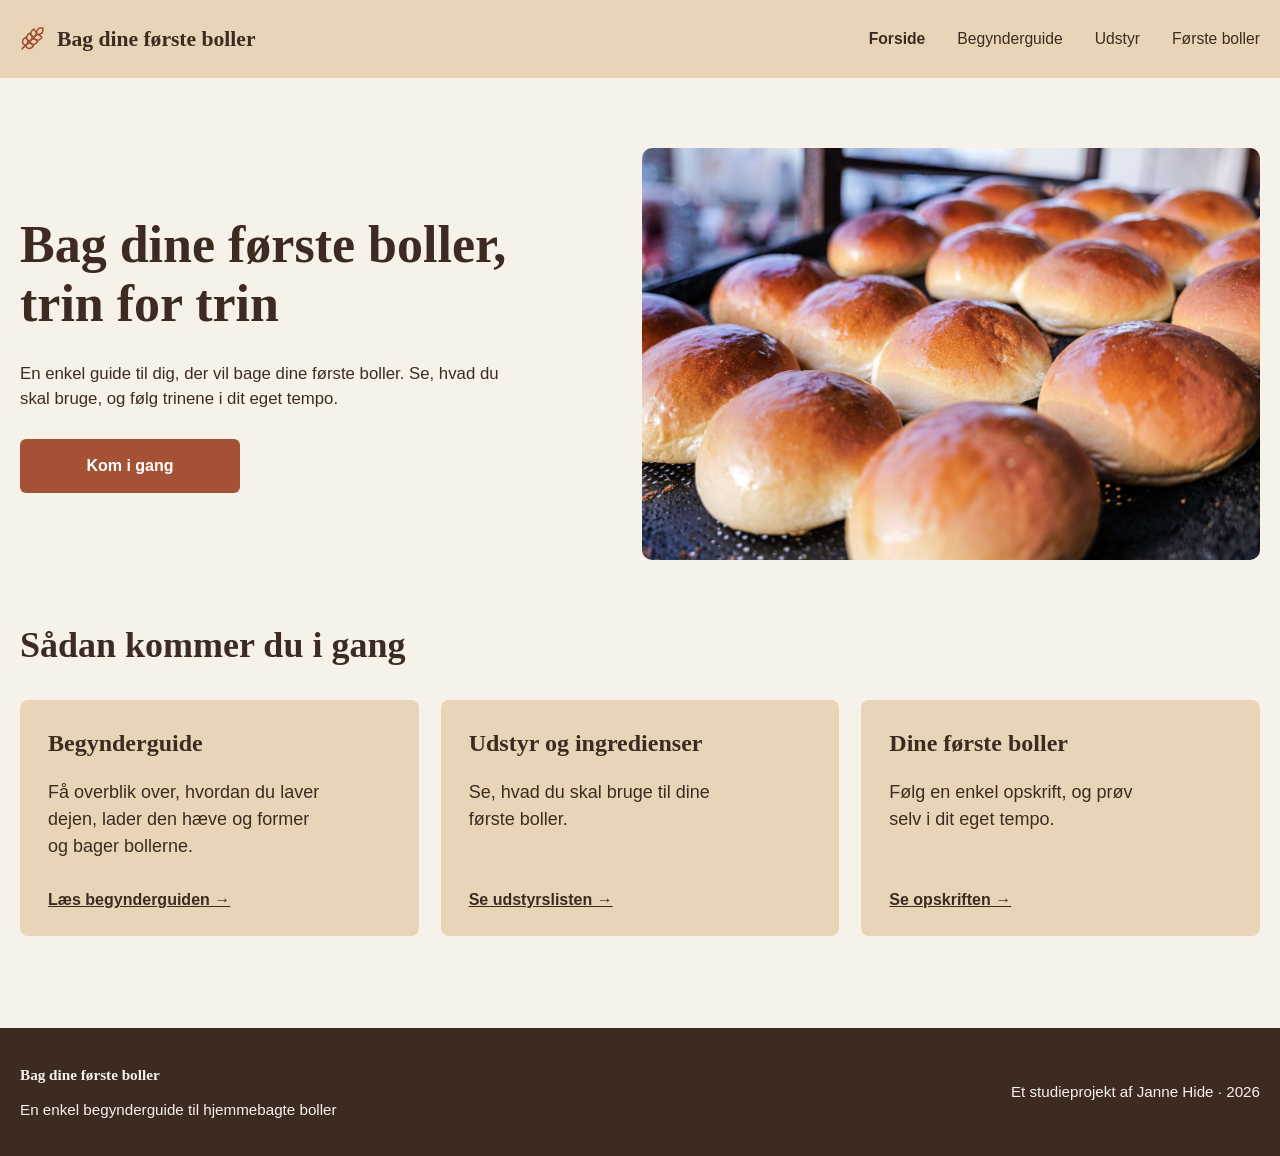
<file: index.html>
<!DOCTYPE html>
<html lang="da">
<head>
    <meta charset="UTF-8">
    <meta name="viewport" content="width=device-width, initial-scale=1.0">
    <title>Bag dine første boller | Guide til begyndere</title>
    <meta name="description" content="Kom i gang med at bage boller. Få en enkel begynderguide, overblik over udstyr og ingredienser samt en opskrift, du kan følge trin for trin.">
    <meta name="robots" content="index, follow">
    <meta property="og:title" content="Bag dine første boller | Guide til begyndere">
    <meta property="og:type" content="website">
    <meta property="og:url" content="https://jah018.github.io/bag-dine-foerste-boller/">
    <meta property="og:image" content="https://jah018.github.io/bag-dine-foerste-boller/assets/images/forside-boller.jpg">
    <meta property="og:description" content="Kom i gang med at bage boller. Få en enkel begynderguide, overblik over udstyr og ingredienser samt en opskrift, du kan følge trin for trin.">
    <meta property="og:locale" content="da_DK">
    <link rel="stylesheet" href="assets/css/style.css">
    <script type="application/ld+json">
    {
      "@context": "https://schema.org",
      "@graph": [
        {
          "@type": "Organization",
          "@id": "https://jah018.github.io/bag-dine-foerste-boller/#organization",
          "name": "Bag dine første boller",
          "url": "https://jah018.github.io/bag-dine-foerste-boller/",
          "logo": "https://jah018.github.io/bag-dine-foerste-boller/assets/images/hvede.svg"
        },
        {
          "@type": "WebSite",
          "@id": "https://jah018.github.io/bag-dine-foerste-boller/#website",
          "name": "Bag dine første boller",
          "url": "https://jah018.github.io/bag-dine-foerste-boller/",
          "description": "En enkel begynderguide til hjemmebagte boller",
          "inLanguage": "da",
          "publisher": {
            "@id": "https://jah018.github.io/bag-dine-foerste-boller/#organization"
          }
        },
        {
          "@type": "WebPage",
          "@id": "https://jah018.github.io/bag-dine-foerste-boller/#webpage",
          "name": "Bag dine første boller, trin for trin",
          "description": "En enkel guide til dig, der vil bage dine første boller. Se, hvad du skal bruge, og følg trinene i dit eget tempo.",
          "url": "https://jah018.github.io/bag-dine-foerste-boller/",
          "inLanguage": "da",
          "isPartOf": {
            "@id": "https://jah018.github.io/bag-dine-foerste-boller/#website"
          },
          "publisher": {
            "@id": "https://jah018.github.io/bag-dine-foerste-boller/#organization"
          }
        }
      ]
    }
    </script>
</head>
<body>
    <a class="skip-link" href="#main-content">Spring til indhold</a>
    <header class="site-header">
        <div class="header-inner">
            <a class="site-name" href="index.html">
                <img class="site-logo" src="assets/images/hvede.svg" alt="" width="25" height="25">
                <span>Bag dine første boller</span>
            </a>

            <nav class="site-nav" aria-label="Hovednavigation">
                <a class="active" href="index.html" aria-current="page" data-mobile="Forside">Forside</a>
                <a href="begynderguide.html" data-mobile="Guide">Begynderguide</a>
                <a href="udstyr.html" data-mobile="Udstyr">Udstyr</a>
                <a href="forste-boller.html" data-mobile="Opskrift">Første boller</a>
            </nav>
        </div>
    </header>

    <main id="main-content">
        <section class="hero" aria-labelledby="hero-title">
            <div class="hero-text">
                <h1 id="hero-title">Bag dine første boller, trin for trin</h1>
                <p>En enkel guide til dig, der vil bage dine første boller. Se, hvad du skal bruge, og følg trinene i dit eget tempo.</p>
                <a class="button" href="begynderguide.html">Kom i gang</a>
            </div>

            <img class="hero-image" src="assets/images/forside-boller.jpg" alt="Nybagte boller med gylden skorpe på en bageplade" width="1600" height="1067" fetchpriority="high">
        </section>

        <section class="getting-started" aria-labelledby="getting-started-title">
            <h2 id="getting-started-title">Sådan kommer du i gang</h2>

            <div class="card-grid">
                <article class="card">
                    <h3>Begynderguide</h3>
                    <p>Få overblik over, hvordan du laver dejen, lader den hæve og former og bager bollerne.</p>
                    <a href="begynderguide.html">Læs begynderguiden →</a>
                </article>

                <article class="card">
                    <h3>Udstyr og ingredienser</h3>
                    <p>Se, hvad du skal bruge til dine første boller.</p>
                    <a href="udstyr.html">Se udstyrslisten →</a>
                </article>

                <article class="card">
                    <h3>Dine første boller</h3>
                    <p>Følg en enkel opskrift, og prøv selv i dit eget tempo.</p>
                    <a href="forste-boller.html">Se opskriften →</a>
                </article>
            </div>
        </section>
    </main>

    <footer class="site-footer">
        <div class="footer-inner">
            <div>
                <p class="footer-title">Bag dine første boller</p>
                <p>En enkel begynderguide til hjemmebagte boller</p>
            </div>
            <p>Et studieprojekt af Janne Hide · 2026</p>
        </div>
    </footer>
</body>
</html>
</file>
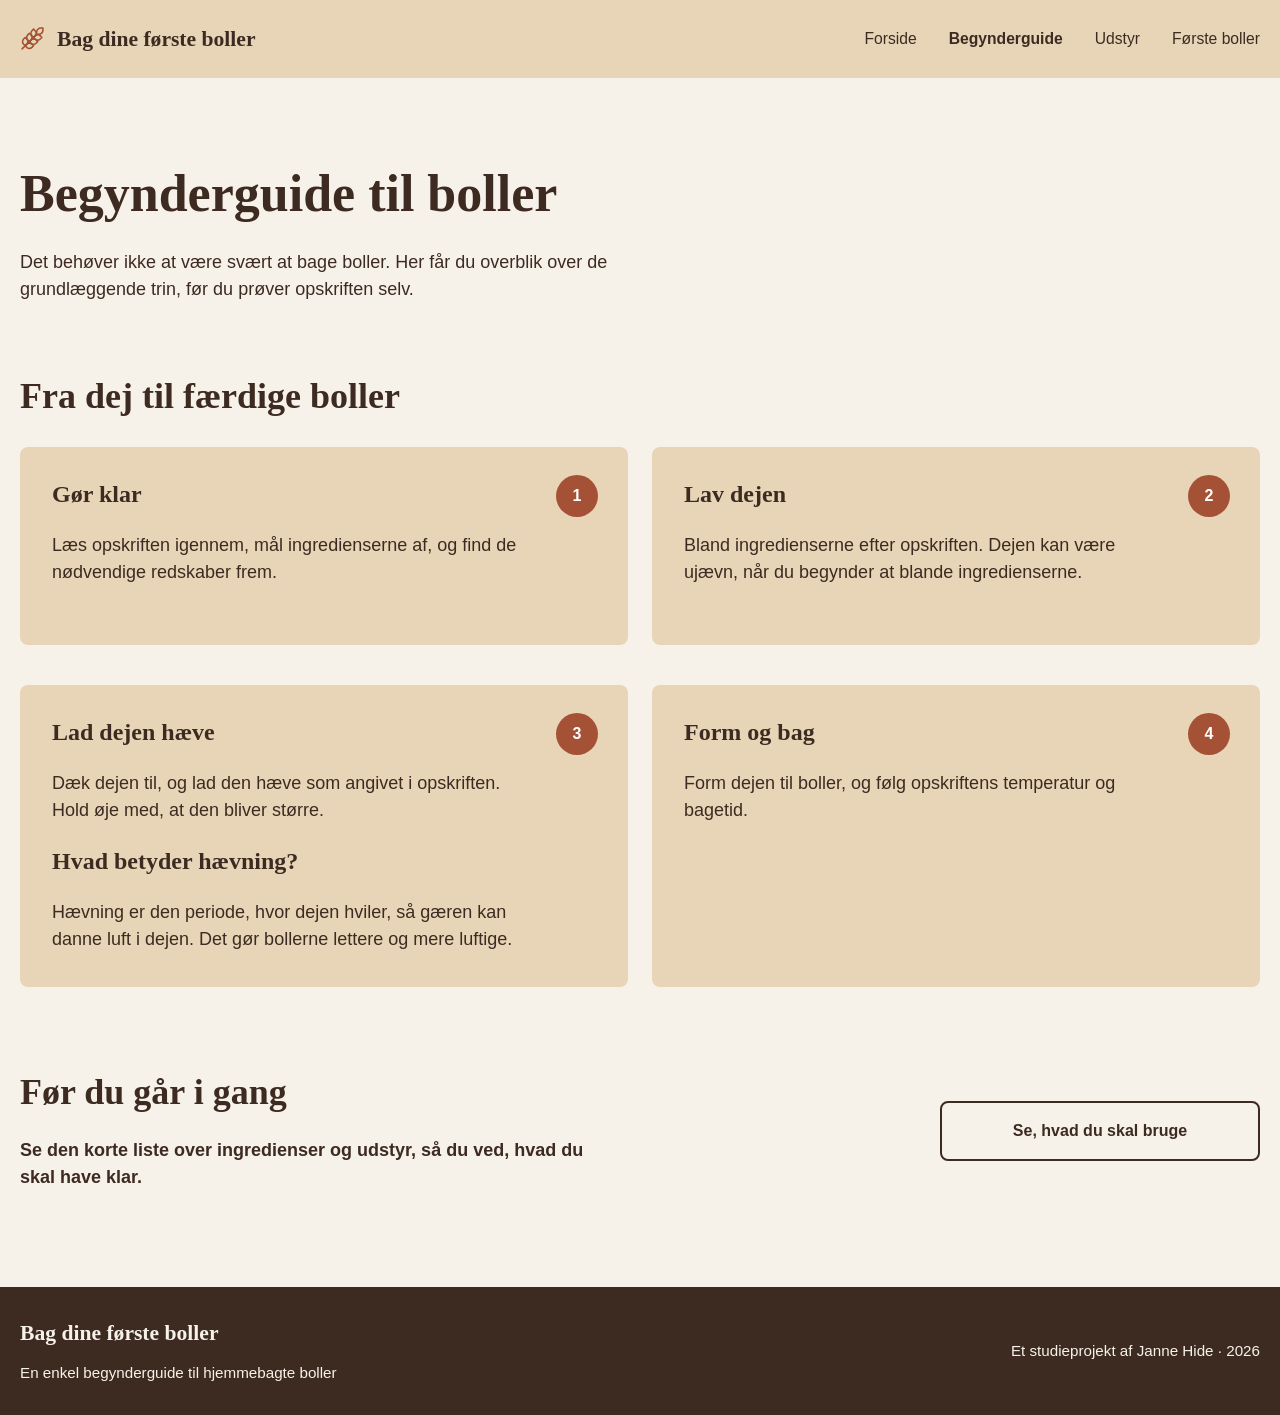
<file: begynderguide.html>
<!DOCTYPE html>
<html lang="da">
<head>
    <meta charset="UTF-8">
    <meta name="viewport" content="width=device-width, initial-scale=1.0">
    <title>Begynderguide til boller</title>
    <meta name="description" content="Få overblik over bagningens grundlæggende trin: Gør klar, lav dejen, lad den hæve, og form og bag bollerne. En enkel guide til dig, der er begynder.">
    <meta name="robots" content="index, follow">
    <meta property="og:title" content="Begynderguide til boller">
    <meta property="og:type" content="website">
    <meta property="og:url" content="https://jah018.github.io/bag-dine-foerste-boller/begynderguide.html">
    <meta property="og:image" content="https://jah018.github.io/bag-dine-foerste-boller/assets/images/trin-1-dej.jpg">
    <meta property="og:description" content="Få overblik over bagningens grundlæggende trin: Gør klar, lav dejen, lad den hæve, og form og bag bollerne. En enkel guide til dig, der er begynder.">
    <meta property="og:locale" content="da_DK">
    <link rel="stylesheet" href="assets/css/style.css">
    <script type="application/ld+json">
    {
      "@context": "https://schema.org",
      "@type": "WebPage",
      "@id": "https://jah018.github.io/bag-dine-foerste-boller/begynderguide.html#webpage",
      "url": "https://jah018.github.io/bag-dine-foerste-boller/begynderguide.html",
      "name": "Begynderguide til boller",
      "description": "Det behøver ikke at være svært at bage boller. Her får du overblik over de grundlæggende trin, før du prøver opskriften selv.",
      "inLanguage": "da",
      "isPartOf": {
        "@id": "https://jah018.github.io/bag-dine-foerste-boller/#website"
      },
      "publisher": {
        "@id": "https://jah018.github.io/bag-dine-foerste-boller/#organization"
      }
    }
    </script>
</head>
<body>
    <a class="skip-link" href="#main-content">Spring til indhold</a>
    <header class="site-header">
        <div class="header-inner">
            <a class="site-name" href="index.html">
                <img class="site-logo" src="assets/images/hvede.svg" alt="" width="25" height="25">
                <span>Bag dine første boller</span>
            </a>

            <nav class="site-nav" aria-label="Hovednavigation">
                <a href="index.html" data-mobile="Forside">Forside</a>
                <a class="active" href="begynderguide.html" aria-current="page" data-mobile="Guide">Begynderguide</a>
                <a href="udstyr.html" data-mobile="Udstyr">Udstyr</a>
                <a href="forste-boller.html" data-mobile="Opskrift">Første boller</a>
            </nav>
        </div>
    </header>

    <main id="main-content" class="guide-page">
        <section class="guide-intro" aria-labelledby="guide-title">
            <h1 id="guide-title">Begynderguide til boller</h1>
            <p>Det behøver ikke at være svært at bage boller. Her får du overblik over de grundlæggende trin, før du prøver opskriften selv.</p>
        </section>

        <section class="guide-steps" aria-labelledby="steps-title">
            <h2 id="steps-title">Fra dej til færdige boller</h2>

            <ol class="step-grid" role="list">
                <li class="step-card">
                    <span class="step-number" aria-hidden="true">1</span>
                    <h3>Gør klar</h3>
                    <p>Læs opskriften igennem, mål ingredienserne af, og find de nødvendige redskaber frem.</p>
                </li>

                <li class="step-card">
                    <span class="step-number" aria-hidden="true">2</span>
                    <h3>Lav dejen</h3>
                    <p>Bland ingredienserne efter opskriften. Dejen kan være ujævn, når du begynder at blande ingredienserne.</p>
                </li>

                <li class="step-card">
                    <span class="step-number" aria-hidden="true">3</span>
                    <h3>Lad dejen hæve</h3>
                    <p>Dæk dejen til, og lad den hæve som angivet i opskriften. Hold øje med, at den bliver større.</p>

                    <h4 class="step-definition-title">Hvad betyder hævning?</h4>
                    <p>Hævning er den periode, hvor dejen hviler, så gæren kan danne luft i dejen. Det gør bollerne lettere og mere luftige.</p>
                </li>

                <li class="step-card">
                    <span class="step-number" aria-hidden="true">4</span>
                    <h3>Form og bag</h3>
                    <p>Form dejen til boller, og følg opskriftens temperatur og bagetid.</p>
                </li>
            </ol>
        </section>

        <section class="guide-cta" aria-labelledby="cta-title">
            <div>
                <h2 id="cta-title">Før du går i gang</h2>
                <p>Se den korte liste over ingredienser og udstyr, så du ved, hvad du skal have klar.</p>
            </div>
            <a class="button-secondary" href="udstyr.html">Se, hvad du skal bruge</a>
        </section>
    </main>

    <footer class="site-footer">
        <div class="footer-inner">
            <div>
                <a class="footer-title" href="index.html">Bag dine første boller</a>
                <p>En enkel begynderguide til hjemmebagte boller</p>
            </div>
            <p>Et studieprojekt af Janne Hide · 2026</p>
        </div>
    </footer>
</body>
</html>
</file>
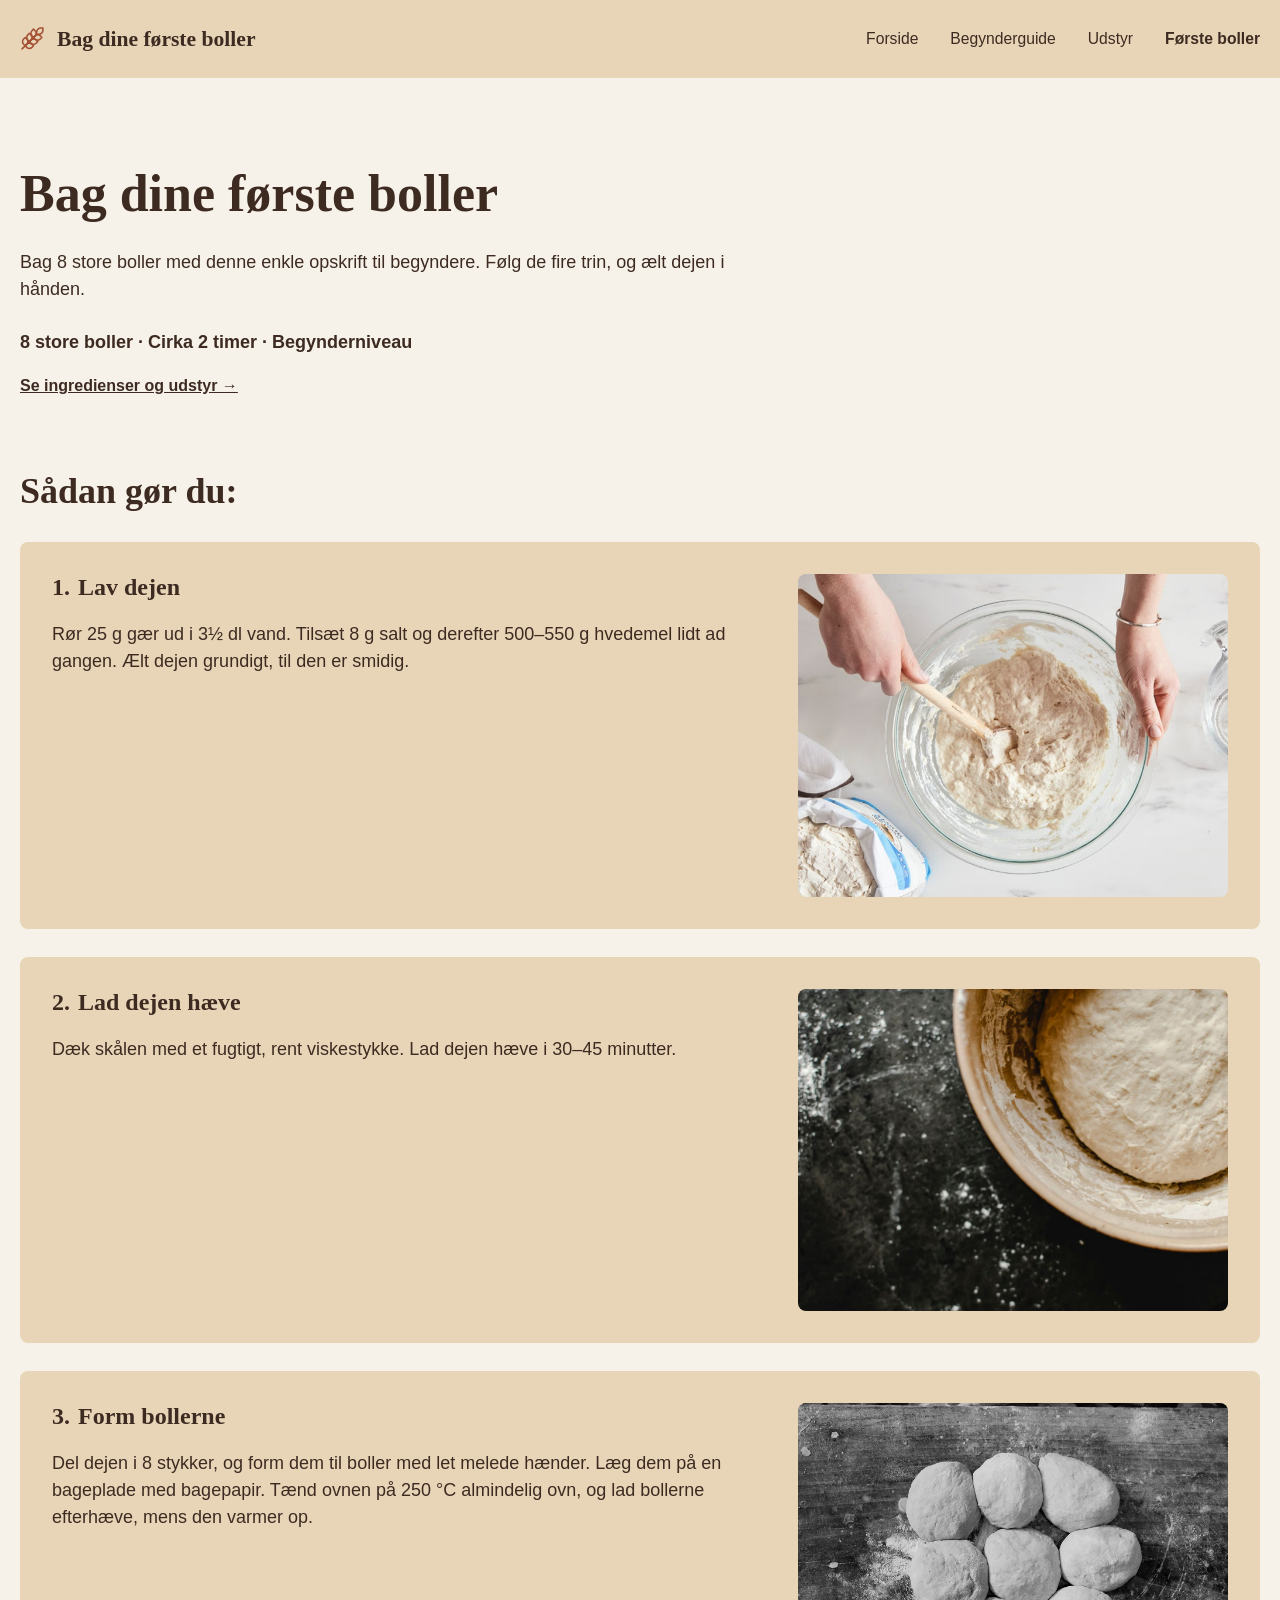
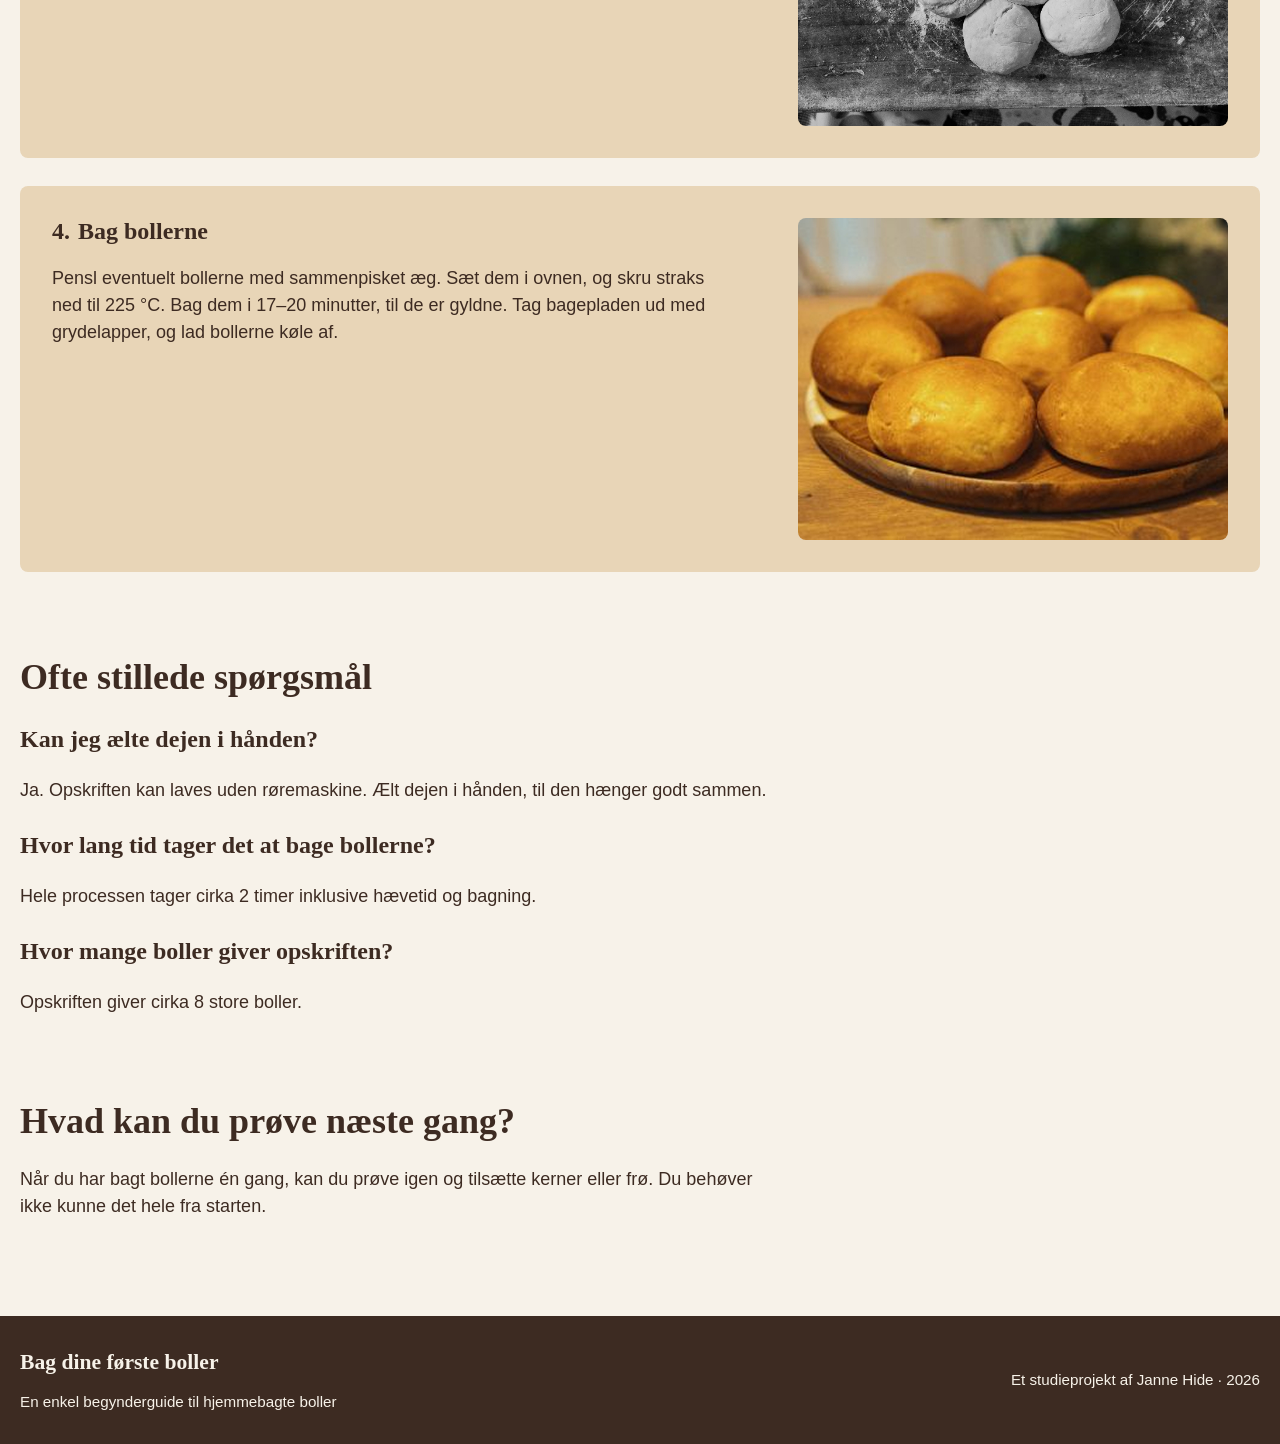
<file: forste-boller.html>
<!DOCTYPE html>
<html lang="da">
<head>
    <meta charset="UTF-8">
    <meta name="viewport" content="width=device-width, initial-scale=1.0">
    <title>Opskrift på 8 boller | Bag trin for trin</title>
    <meta name="description" content="Bag 8 store boller med en enkel opskrift til begyndere. Følg fire trin fra dej og hævning til formning og bagning. Opskriften tager cirka 2 timer.">
    <meta name="robots" content="index, follow">
    <meta property="og:title" content="Opskrift på 8 boller | Bag trin for trin">
    <meta property="og:type" content="website">
    <meta property="og:url" content="https://jah018.github.io/bag-dine-foerste-boller/forste-boller.html">
    <meta property="og:image" content="https://jah018.github.io/bag-dine-foerste-boller/assets/images/trin-4-faerdige-boller.jpg">
    <meta property="og:description" content="Bag 8 store boller med en enkel opskrift til begyndere. Følg fire trin fra dej og hævning til formning og bagning. Opskriften tager cirka 2 timer.">
    <meta property="og:locale" content="da_DK">
    <link rel="stylesheet" href="assets/css/style.css">
    <script type="application/ld+json">
    {
      "@context": "https://schema.org",
      "@graph": [
        {
          "@type": "WebPage",
          "@id": "https://jah018.github.io/bag-dine-foerste-boller/forste-boller.html#webpage",
          "url": "https://jah018.github.io/bag-dine-foerste-boller/forste-boller.html",
          "name": "Bag dine første boller",
          "description": "Bag 8 store boller med denne enkle opskrift til begyndere. Følg de fire trin, og ælt dejen i hånden.",
          "inLanguage": "da",
          "isPartOf": {
            "@id": "https://jah018.github.io/bag-dine-foerste-boller/#website"
          },
          "publisher": {
            "@id": "https://jah018.github.io/bag-dine-foerste-boller/#organization"
          },
          "mainEntity": {
            "@id": "https://jah018.github.io/bag-dine-foerste-boller/forste-boller.html#recipe"
          }
        },
        {
          "@type": "Recipe",
          "author": {
            "@type": "Person",
            "name": "Janne Hide"
          },
          "@id": "https://jah018.github.io/bag-dine-foerste-boller/forste-boller.html#recipe",
          "name": "Bag dine første boller",
          "description": "Bag 8 store boller med denne enkle opskrift til begyndere. Følg de fire trin, og ælt dejen i hånden.",
          "image": "https://jah018.github.io/bag-dine-foerste-boller/assets/images/trin-4-faerdige-boller.jpg",
          "totalTime": "PT2H",
          "recipeYield": "8 boller",
          "inLanguage": "da",
          "recipeIngredient": [
            "25 g gær",
            "3½ dl vand",
            "8 g salt",
            "500–550 g hvedemel",
            "1 æg til pensling (valgfrit)"
          ],
          "recipeInstructions": [
            {
              "@type": "HowToStep",
              "name": "Lav dejen",
              "text": "Rør 25 g gær ud i 3½ dl vand. Tilsæt 8 g salt og derefter 500–550 g hvedemel lidt ad gangen. Ælt dejen grundigt, til den er smidig.",
              "image": "https://jah018.github.io/bag-dine-foerste-boller/assets/images/trin-1-dej.jpg"
            },
            {
              "@type": "HowToStep",
              "name": "Lad dejen hæve",
              "text": "Dæk skålen med et fugtigt, rent viskestykke. Lad dejen hæve i 30–45 minutter.",
              "image": "https://jah018.github.io/bag-dine-foerste-boller/assets/images/trin-2-haevning.jpg"
            },
            {
              "@type": "HowToStep",
              "name": "Form bollerne",
              "text": "Del dejen i 8 stykker, og form dem til boller med let melede hænder. Læg dem på en bageplade med bagepapir. Tænd ovnen på 250 °C almindelig ovn, og lad bollerne efterhæve, mens den varmer op.",
              "image": "https://jah018.github.io/bag-dine-foerste-boller/assets/images/trin-3-formning.jpg"
            },
            {
              "@type": "HowToStep",
              "name": "Bag bollerne",
              "text": "Pensl eventuelt bollerne med sammenpisket æg. Sæt dem i ovnen, og skru straks ned til 225 °C. Bag dem i 17–20 minutter, til de er gyldne. Tag bagepladen ud med grydelapper, og lad bollerne køle af.",
              "image": "https://jah018.github.io/bag-dine-foerste-boller/assets/images/trin-4-faerdige-boller.jpg"
            }
          ]
        },
        {
          "@type": "FAQPage",
          "@id": "https://jah018.github.io/bag-dine-foerste-boller/forste-boller.html#faq",
          "url": "https://jah018.github.io/bag-dine-foerste-boller/forste-boller.html",
          "inLanguage": "da",
          "mainEntity": [
            {
              "@type": "Question",
              "name": "Kan jeg ælte dejen i hånden?",
              "acceptedAnswer": {
                "@type": "Answer",
                "text": "Ja. Opskriften kan laves uden røremaskine. Ælt dejen i hånden, til den hænger godt sammen."
              }
            },
            {
              "@type": "Question",
              "name": "Hvor lang tid tager det at bage bollerne?",
              "acceptedAnswer": {
                "@type": "Answer",
                "text": "Hele processen tager cirka 2 timer inklusive hævetid og bagning."
              }
            },
            {
              "@type": "Question",
              "name": "Hvor mange boller giver opskriften?",
              "acceptedAnswer": {
                "@type": "Answer",
                "text": "Opskriften giver cirka 8 store boller."
              }
            }
          ]
        }
      ]
    }
    </script>
</head>
<body>
    <a class="skip-link" href="#main-content">Spring til indhold</a>
    <header class="site-header">
        <div class="header-inner">
            <a class="site-name" href="index.html">
                <img class="site-logo" src="assets/images/hvede.svg" alt="" width="25" height="25">
                <span>Bag dine første boller</span>
            </a>

            <nav class="site-nav" aria-label="Hovednavigation">
                <a href="index.html" data-mobile="Forside">Forside</a>
                <a href="begynderguide.html" data-mobile="Guide">Begynderguide</a>
                <a href="udstyr.html" data-mobile="Udstyr">Udstyr</a>
                <a class="active" href="forste-boller.html" aria-current="page" data-mobile="Opskrift">Første boller</a>
            </nav>
        </div>
    </header>

    <main id="main-content" class="recipe-page">
        <section class="recipe-intro" aria-labelledby="recipe-title">
            <h1 id="recipe-title">Bag dine første boller</h1>
            <p>Bag 8 store boller med denne enkle opskrift til begyndere. Følg de fire trin, og ælt dejen i hånden.</p>
            <p class="recipe-info">8 store boller · Cirka 2 timer · Begynderniveau</p>
            <a class="text-link" href="udstyr.html">Se ingredienser og udstyr →</a>
        </section>

        <section class="recipe-steps" aria-labelledby="recipe-steps-title">
            <h2 id="recipe-steps-title">Sådan gør du:</h2>

            <ol class="recipe-step-list" role="list">
                <li class="recipe-step-card">
                    <div class="recipe-step-text">
                        <h3><span>1.</span> Lav dejen</h3>
                        <p>Rør 25 g gær ud i 3½ dl vand. Tilsæt 8 g salt og derefter 500–550 g hvedemel lidt ad gangen. Ælt dejen grundigt, til den er smidig.</p>
                    </div>
                    <img src="assets/images/trin-1-dej.jpg" alt="Dej røres sammen i en skål." width="801" height="552" fetchpriority="high">
                </li>

                <li class="recipe-step-card">
                    <div class="recipe-step-text">
                        <h3><span>2.</span> Lad dejen hæve</h3>
                        <p>Dæk skålen med et fugtigt, rent viskestykke. Lad dejen hæve i 30–45 minutter.</p>
                    </div>
                    <img src="assets/images/trin-2-haevning.jpg" alt="Dej i en skål under hævning." width="1440" height="960" loading="lazy">
                </li>

                <li class="recipe-step-card">
                    <div class="recipe-step-text">
                        <h3><span>3.</span> Form bollerne</h3>
                        <p>Del dejen i 8 stykker, og form dem til boller med let melede hænder. Læg dem på en bageplade med bagepapir. Tænd ovnen på 250 °C almindelig ovn, og lad bollerne efterhæve, mens den varmer op.</p>
                    </div>
                    <img src="assets/images/trin-3-formning.jpg" alt="Otte formede boller før bagning." width="800" height="552" loading="lazy">
                </li>

                <li class="recipe-step-card">
                    <div class="recipe-step-text">
                        <h3><span>4.</span> Bag bollerne</h3>
                        <p>Pensl eventuelt bollerne med sammenpisket æg. Sæt dem i ovnen, og skru straks ned til 225 °C. Bag dem i 17–20 minutter, til de er gyldne. Tag bagepladen ud med grydelapper, og lad bollerne køle af.</p>
                    </div>
                    <img src="assets/images/trin-4-faerdige-boller.jpg" alt="Færdigbagte boller." width="800" height="534" loading="lazy">
                </li>
            </ol>
        </section>

        <section class="recipe-next recipe-faq" aria-labelledby="recipe-faq-title">
            <h2 id="recipe-faq-title">Ofte stillede spørgsmål</h2>

            <h3>Kan jeg ælte dejen i hånden?</h3>
            <p>Ja. Opskriften kan laves uden røremaskine. Ælt dejen i hånden, til den hænger godt sammen.</p>

            <h3>Hvor lang tid tager det at bage bollerne?</h3>
            <p>Hele processen tager cirka 2 timer inklusive hævetid og bagning.</p>

            <h3>Hvor mange boller giver opskriften?</h3>
            <p>Opskriften giver cirka 8 store boller.</p>
        </section>

        <section class="recipe-next" aria-labelledby="recipe-next-title">
            <h2 id="recipe-next-title">Hvad kan du prøve næste gang?</h2>
            <p>Når du har bagt bollerne én gang, kan du prøve igen og tilsætte kerner eller frø. Du behøver ikke kunne det hele fra starten.</p>
        </section>
    </main>

    <footer class="site-footer">
        <div class="footer-inner">
            <div>
                <a class="footer-title" href="index.html">Bag dine første boller</a>
                <p>En enkel begynderguide til hjemmebagte boller</p>
            </div>
            <p>Et studieprojekt af Janne Hide · 2026</p>
        </div>
    </footer>
</body>
</html>
</file>
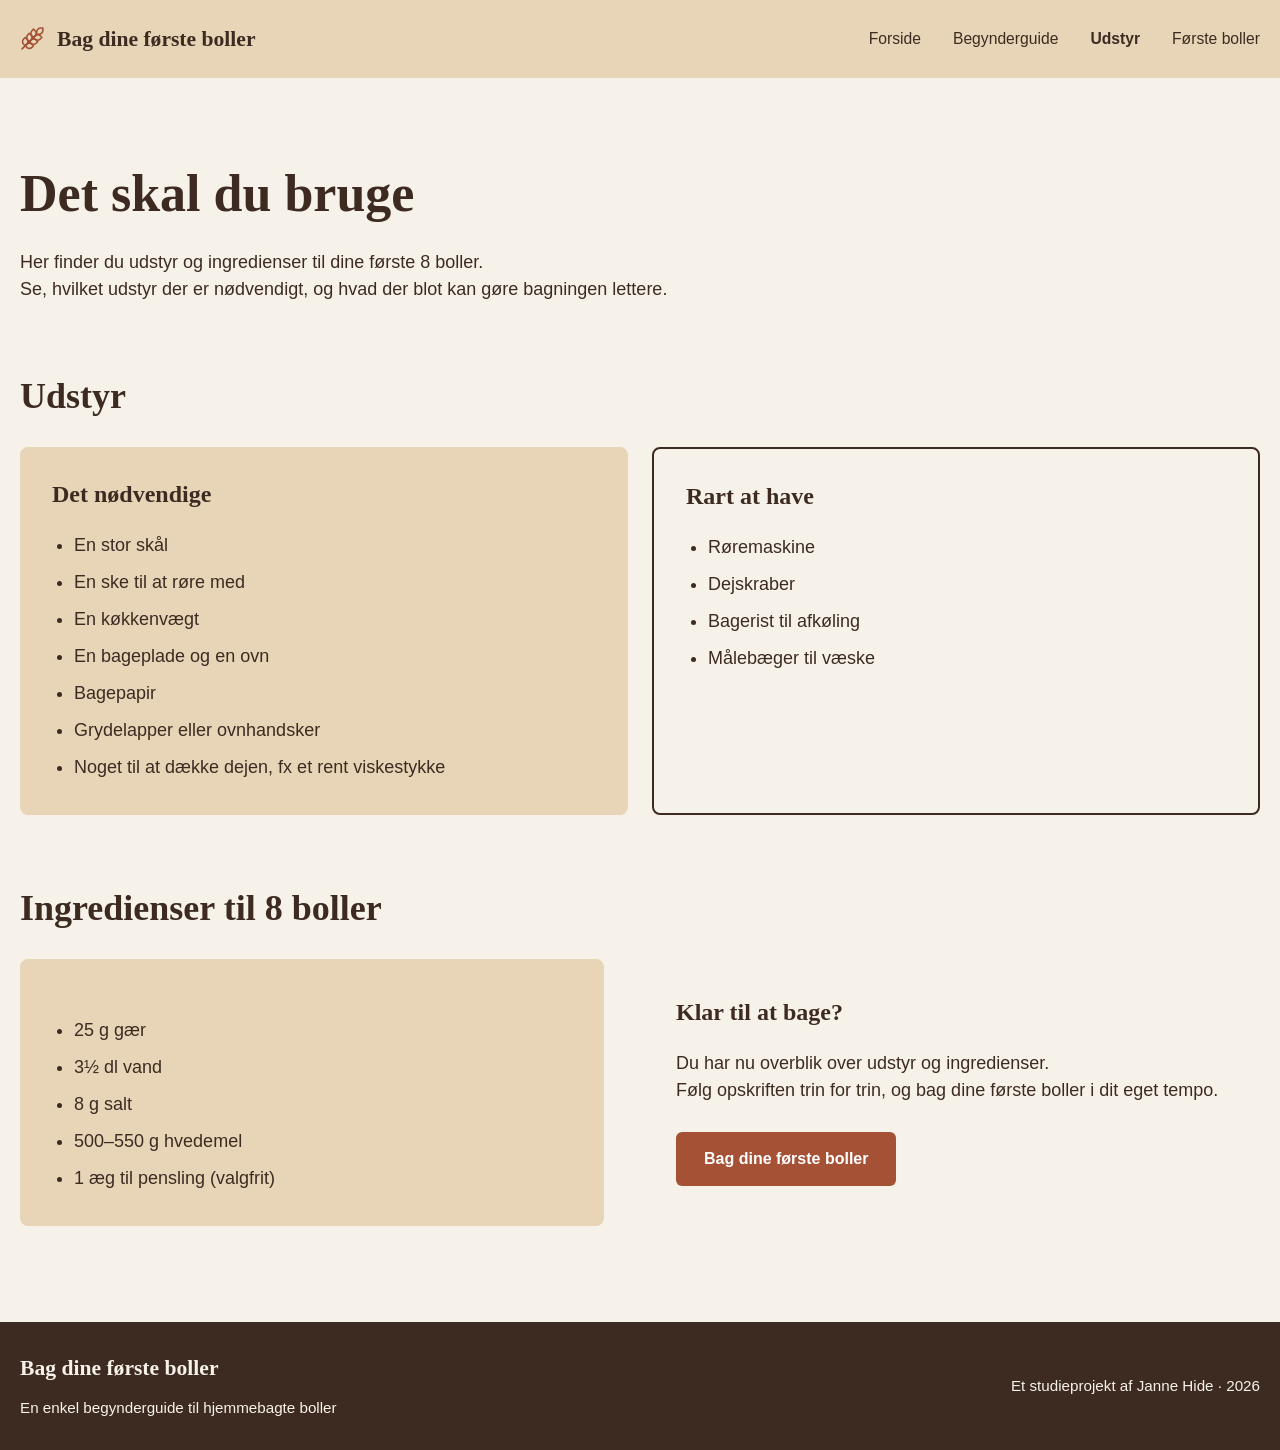
<file: udstyr.html>
<!DOCTYPE html>
<html lang="da">
<head>
    <meta charset="UTF-8">
    <meta name="viewport" content="width=device-width, initial-scale=1.0">
    <title>Udstyr og ingredienser til dine første boller</title>
    <meta name="description" content="Se, hvilket udstyr du skal bruge til at bage boller, hvad der er rart at have, og hvilke ingredienser du skal finde frem til en portion på 8 boller.">
    <meta name="robots" content="index, follow">
    <meta property="og:title" content="Udstyr og ingredienser til dine første boller">
    <meta property="og:type" content="website">
    <meta property="og:url" content="https://jah018.github.io/bag-dine-foerste-boller/udstyr.html">
    <meta property="og:image" content="https://jah018.github.io/bag-dine-foerste-boller/assets/images/trin-1-dej.jpg">
    <meta property="og:description" content="Se, hvilket udstyr du skal bruge til at bage boller, hvad der er rart at have, og hvilke ingredienser du skal finde frem til en portion på 8 boller.">
    <meta property="og:locale" content="da_DK">
    <link rel="stylesheet" href="assets/css/style.css">
    <script type="application/ld+json">
    {
      "@context": "https://schema.org",
      "@type": "WebPage",
      "@id": "https://jah018.github.io/bag-dine-foerste-boller/udstyr.html#webpage",
      "url": "https://jah018.github.io/bag-dine-foerste-boller/udstyr.html",
      "name": "Det skal du bruge",
      "description": "Her finder du udstyr og ingredienser til dine første 8 boller. Se, hvilket udstyr der er nødvendigt, og hvad der blot kan gøre bagningen lettere.",
      "inLanguage": "da",
      "isPartOf": {
        "@id": "https://jah018.github.io/bag-dine-foerste-boller/#website"
      },
      "publisher": {
        "@id": "https://jah018.github.io/bag-dine-foerste-boller/#organization"
      }
    }
    </script>
</head>
<body>
    <a class="skip-link" href="#main-content">Spring til indhold</a>
    <header class="site-header">
        <div class="header-inner">
            <a class="site-name" href="index.html">
                <img class="site-logo" src="assets/images/hvede.svg" alt="" width="25" height="25">
                <span>Bag dine første boller</span>
            </a>

            <nav class="site-nav" aria-label="Hovednavigation">
                <a href="index.html" data-mobile="Forside">Forside</a>
                <a href="begynderguide.html" data-mobile="Guide">Begynderguide</a>
                <a class="active" href="udstyr.html" aria-current="page" data-mobile="Udstyr">Udstyr</a>
                <a href="forste-boller.html" data-mobile="Opskrift">Første boller</a>
            </nav>
        </div>
    </header>

    <main id="main-content" class="equipment-page">
        <section class="equipment-intro" aria-labelledby="equipment-title">
            <h1 id="equipment-title">Det skal du bruge</h1>
            <p>Her finder du udstyr og ingredienser til dine første 8 boller.<br>Se, hvilket udstyr der er nødvendigt, og hvad der blot kan gøre bagningen lettere.</p>
        </section>

        <section class="equipment-section" aria-labelledby="equipment-list-title">
            <h2 id="equipment-list-title">Udstyr</h2>

            <div class="equipment-card-grid">
                <article class="equipment-card equipment-card-primary">
                    <h3>Det nødvendige</h3>
                    <ul>
                        <li>En stor skål</li>
                        <li>En ske til at røre med</li>
                        <li>En køkkenvægt</li>
                        <li>En bageplade og en ovn</li>
                        <li>Bagepapir</li>
                        <li>Grydelapper eller ovnhandsker</li>
                        <li>Noget til at dække dejen, fx et rent viskestykke</li>
                    </ul>
                </article>

                <article class="equipment-card equipment-card-secondary">
                    <h3>Rart at have</h3>
                    <ul>
                        <li>Røremaskine</li>
                        <li>Dejskraber</li>
                        <li>Bagerist til afkøling</li>
                        <li>Målebæger til væske</li>
                    </ul>
                </article>
            </div>
        </section>

        <section class="ingredients-section" aria-labelledby="ingredients-title">
            <h2 id="ingredients-title">Ingredienser til 8 boller</h2>

            <div class="ingredients-layout">
                <div class="ingredients-card">
                    <ul>
                        <li>25 g gær</li>
                        <li>3½ dl vand</li>
                        <li>8 g salt</li>
                        <li>500–550 g hvedemel</li>
                        <li>1 æg til pensling (valgfrit)</li>
                    </ul>
                </div>

                <div class="baking-cta">
                    <h3>Klar til at bage?</h3>
                    <p>Du har nu overblik over udstyr og ingredienser.<br>Følg opskriften trin for trin, og bag dine første boller i dit eget tempo.</p>
                    <a class="button" href="forste-boller.html">Bag dine første boller</a>
                </div>
            </div>
        </section>
    </main>

    <footer class="site-footer">
        <div class="footer-inner">
            <div>
                <a class="footer-title" href="index.html">Bag dine første boller</a>
                <p>En enkel begynderguide til hjemmebagte boller</p>
            </div>
            <p>Et studieprojekt af Janne Hide · 2026</p>
        </div>
    </footer>
</body>
</html>
</file>
<file: assets/css/style.css>
* {
    box-sizing: border-box;
}

body {
    margin: 0;
    background: #F7F2E9;
    color: #3D2B22;
    font-family: Arial, sans-serif;
    line-height: 1.5;
}

img {
    display: block;
    max-width: 100%;
}

a {
    color: inherit;
}

a:focus-visible {
    outline: 3px solid #A45135;
    outline-offset: 4px;
}

.skip-link {
    position: fixed;
    top: 16px;
    left: 16px;
    z-index: 1000;
    max-width: calc(100% - 32px);
    padding: 12px 20px;
    background: #F7F2E9;
    color: #3D2B22;
    font-weight: 700;
    transform: translateY(calc(-100% - 24px));
}

.skip-link:focus-visible {
    transform: translateY(0);
}

h1,
h2,
h3,
.step-definition-title {
    margin: 0;
    font-family: Georgia, serif;
    line-height: normal;
}

p {
    margin: 0;
}

.site-header {
    background: #E8D5B7;
}

.header-inner,
.hero,
.getting-started,
.footer-inner {
    width: min(100% - 40px, 1280px);
    margin: 0 auto;
}

.header-inner {
    display: flex;
    align-items: center;
    justify-content: space-between;
    gap: 32px;
    min-height: 78px;
}

.site-name {
    display: inline-flex;
    align-items: center;
    gap: 12px;
    flex-shrink: 0;
    font-family: Georgia, serif;
    font-size: 1.35rem;
    font-weight: 700;
    text-decoration: none;
}

.site-logo {
    width: 25px;
    height: auto;
    flex-shrink: 0;
}

.site-nav {
    display: flex;
    align-items: center;
    justify-content: flex-end;
    flex-wrap: wrap;
    gap: 12px 32px;
    font-size: 0.98rem;
}

.site-nav a {
    text-decoration: none;
}

.site-nav a:hover,
.site-nav a.active {
    font-weight: 700;
}

.hero {
    display: grid;
    grid-template-columns: minmax(0, 1fr) minmax(320px, 1.15fr);
    align-items: center;
    gap: 84px;
    padding: 70px 0 64px;
}

.hero-text {
    max-width: 514px;
}

.hero h1 {
    max-width: 514px;
    font-size: 52px;
}

.hero p {
    max-width: 490px;
    margin-top: 28px;
    font-size: 1.05rem;
}

.button {
    display: inline-flex;
    align-items: center;
    justify-content: center;
    min-width: 220px;
    margin-top: 28px;
    padding: 15px 28px;
    border-radius: 6px;
    background: #A45135;
    color: #fff;
    font-weight: 700;
    text-align: center;
    text-decoration: none;
}

.button:hover {
    background: #8f442d;
}

.hero-image {
    width: 100%;
    height: auto;
    aspect-ratio: 3 / 2;
    border-radius: 10px;
    object-fit: cover;
}

.getting-started {
    padding: 0 0 92px;
}

.getting-started h2 {
    font-size: 36px;
}

.card-grid {
    display: grid;
    grid-template-columns: repeat(3, minmax(0, 1fr));
    gap: 22px;
    margin-top: 34px;
}

.card {
    min-width: 0;
    display: flex;
    min-height: 170px;
    flex-direction: column;
    align-items: flex-start;
    padding: 30px 28px 24px;
    border-radius: 8px;
    background: #E8D5B7;
}

.card h3 {
    font-size: 24px;
}

.card p {
    max-width: 280px;
    margin-top: 22px;
    font-size: 18px;
}

.card a {
    max-width: 100%;
    overflow-wrap: break-word;
    margin-top: auto;
    padding-top: 28px;
    font-weight: 700;
}

.site-footer {
    background: #3D2B22;
    color: #F7F2E9;
}

.footer-inner {
    display: flex;
    align-items: center;
    justify-content: space-between;
    gap: 32px;
    min-height: 128px;
    padding: 28px 0;
}

.footer-title {
    display: inline-block;
    margin-bottom: 12px;
    font-family: Georgia, serif;
    font-size: 1.35rem;
    font-weight: 700;
    text-decoration: none;
}

.site-footer a:focus-visible {
    outline-color: #F7F2E9;
}

.site-footer p {
    font-size: 0.95rem;
}

.guide-page {
    width: min(100% - 40px, 1280px);
    margin: 0 auto;
    padding: 86px 0 96px;
}

.guide-intro {
    max-width: 700px;
}

.guide-intro h1 {
    font-size: 52px;
}

.guide-intro p {
    max-width: 660px;
    margin-top: 26px;
    font-size: 18px;
}

.guide-steps {
    margin-top: 72px;
}

.guide-steps h2,
.guide-cta h2 {
    font-size: 36px;
}

.step-grid {
    padding-left: 0;
    list-style: none;
    display: grid;
    grid-template-columns: repeat(2, minmax(0, 1fr));
    gap: 40px 24px;
    margin-top: 30px;
}

.step-card {
    min-width: 0;
    overflow-wrap: break-word;
    position: relative;
    min-height: 198px;
    padding: 34px 88px 34px 32px;
    border-radius: 8px;
    background: #E8D5B7;
}

.step-card h3,
.step-card .step-definition-title {
    font-size: 24px;
}

.step-definition-title {
    margin-top: 24px;
}

.step-card p {
    margin-top: 24px;
    font-size: 18px;
}

.step-number {
    position: absolute;
    top: 28px;
    right: 30px;
    display: inline-flex;
    align-items: center;
    justify-content: center;
    width: 42px;
    height: 42px;
    border-radius: 50%;
    background: #A45135;
    color: #fff;
    font-weight: 700;
}

.guide-cta {
    display: grid;
    grid-template-columns: minmax(0, 1fr) auto;
    align-items: center;
    gap: 40px;
    margin-top: 84px;
}

.guide-cta p {
    max-width: 580px;
    margin-top: 24px;
    font-size: 18px;
    font-weight: 700;
}

.button-secondary {
    display: inline-flex;
    align-items: center;
    justify-content: center;
    min-width: 320px;
    padding: 16px 28px;
    border: 2px solid #3D2B22;
    border-radius: 8px;
    color: #3D2B22;
    font-weight: 700;
    text-align: center;
    text-decoration: none;
}

.button-secondary:hover {
    background: #E8D5B7;
}

.equipment-page {
    width: min(100% - 40px, 1280px);
    margin: 0 auto;
    padding: 86px 0 96px;
}

.equipment-intro {
    max-width: 760px;
}

.equipment-intro h1 {
    font-size: 52px;
}

.equipment-intro p {
    margin-top: 26px;
    font-size: 18px;
}

.equipment-section,
.ingredients-section {
    margin-top: 72px;
}

.equipment-section h2,
.ingredients-section h2 {
    font-size: 36px;
}

.equipment-card-grid {
    display: grid;
    grid-template-columns: repeat(2, minmax(0, 1fr));
    gap: 24px;
    margin-top: 30px;
}

.equipment-card,
.ingredients-card {
    border-radius: 8px;
    padding: 34px 32px;
}

.equipment-card-primary,
.ingredients-card {
    background: #E8D5B7;
}

.equipment-card-secondary {
    border: 2px solid #3D2B22;
    background: #F7F2E9;
}

.equipment-card h3,
.baking-cta h3 {
    font-size: 24px;
}

.equipment-card ul,
.ingredients-card ul {
    margin: 24px 0 0;
    padding-left: 22px;
    font-size: 18px;
}

.equipment-card li,
.ingredients-card li {
    margin-top: 10px;
}

.ingredients-layout {
    display: grid;
    grid-template-columns: minmax(0, 1fr) minmax(320px, 1fr);
    align-items: center;
    gap: 72px;
    margin-top: 30px;
}

.baking-cta p {
    margin-top: 24px;
    font-size: 18px;
}

.recipe-page {
    width: min(100% - 40px, 1280px);
    margin: 0 auto;
    padding: 86px 0 96px;
}

.recipe-intro {
    max-width: 760px;
}

.recipe-intro h1 {
    font-size: 52px;
}

.recipe-intro p {
    margin-top: 26px;
    font-size: 18px;
}

.recipe-info {
    font-weight: 700;
}

.text-link {
    display: inline-block;
    margin-top: 18px;
    font-weight: 700;
}

.recipe-steps {
    margin-top: 72px;
}

.recipe-steps h2,
.recipe-next h2 {
    font-size: 36px;
}

.recipe-step-list {
    padding-left: 0;
    list-style: none;
    display: grid;
    gap: 28px;
    margin-top: 30px;
}

.recipe-step-card {
    display: grid;
    grid-template-columns: minmax(0, 1fr) minmax(300px, 430px);
    align-items: start;
    gap: 48px;
    padding: 32px;
    border-radius: 8px;
    background: #E8D5B7;
}

.recipe-step-text {
    max-width: 680px;
}

.recipe-step-card h3 {
    display: flex;
    align-items: baseline;
    gap: 8px;
    font-size: 24px;
}

.recipe-step-card h3 span {
    font-family: Georgia, serif;
    font-weight: 700;
}

.recipe-step-card p {
    margin-top: 20px;
    font-size: 18px;
}

.recipe-step-card img {
    width: 100%;
    height: auto;
    aspect-ratio: 4 / 3;
    border-radius: 8px;
    object-fit: cover;
}

.recipe-next {
    max-width: 760px;
    margin-top: 84px;
}

.recipe-next p {
    margin-top: 24px;
    font-size: 18px;
}

.recipe-faq h3 {
    margin-top: 28px;
    font-size: 24px;
}

@media (max-width: 820px) {
    .header-inner {
        align-items: flex-start;
        flex-direction: column;
        gap: 18px;
        padding: 22px 0;
    }

    .site-nav {
        justify-content: flex-start;
        gap: 12px 22px;
    }

    .hero {
        grid-template-columns: 1fr;
        gap: 36px;
        padding: 48px 0 56px;
    }

    .hero-text {
        max-width: none;
    }

    .card-grid {
        grid-template-columns: 1fr;
    }

    .guide-page {
        padding: 56px 0 72px;
    }

    .equipment-page {
        padding: 56px 0 72px;
    }

    .recipe-page {
        padding: 56px 0 72px;
    }

    .guide-intro h1 {
        font-size: 2.5rem;
        overflow-wrap: break-word;
    }

    .equipment-intro h1 {
        font-size: 2.5rem;
    }

    .recipe-intro h1 {
        font-size: 2.5rem;
    }

    .guide-steps {
        margin-top: 56px;
    }

    .equipment-section,
    .ingredients-section {
        margin-top: 56px;
    }

    .recipe-steps {
        margin-top: 56px;
    }

    .step-grid {
        grid-template-columns: 1fr;
        gap: 22px;
    }

    .equipment-card-grid,
    .ingredients-layout {
        grid-template-columns: 1fr;
        gap: 22px;
    }

    .recipe-step-card {
        grid-template-columns: 1fr;
        gap: 24px;
    }

    .guide-cta {
        grid-template-columns: 1fr;
        gap: 28px;
        margin-top: 64px;
    }

    .card {
        min-height: auto;
    }

    .footer-inner {
        align-items: flex-start;
        flex-direction: column;
    }
}

@media (max-width: 480px) {
    .header-inner,
    .hero,
    .getting-started,
    .guide-page,
    .equipment-page,
    .recipe-page,
    .footer-inner {
        width: min(100% - 32px, 1120px);
    }

    .site-nav {
        width: 100%;
        display: flex;
        flex-wrap: wrap;
        justify-content: space-between;
        gap: 12px;
        font-size: 0.9rem;
    }

    .site-nav a {
        min-width: 0;
        font-size: 0;
        white-space: nowrap;
    }

    .site-nav a::after {
        content: attr(data-mobile);
        font-size: 0.9rem;
    }

    .hero h1 {
        font-size: 2.25rem;
    }

    .guide-intro h1 {
        font-size: 2.35rem;
    }

    .equipment-intro h1 {
        font-size: 2.35rem;
    }

    .recipe-intro h1 {
        font-size: 2.35rem;
    }

    .guide-steps h2,
    .guide-cta h2,
    .equipment-section h2,
    .ingredients-section h2,
    .recipe-steps h2,
    .recipe-next h2 {
        font-size: 2rem;
    }

    .guide-intro h1,
    .equipment-intro h1,
    .guide-steps h2,
    .guide-cta h2,
    .equipment-section h2,
    .ingredients-section h2,
    .recipe-next h2 {
        overflow-wrap: break-word;
    }

    .step-card {
        min-height: auto;
        padding: 28px 70px 28px 24px;
    }

    .step-card p,
    .guide-intro p,
    .guide-cta p,
    .equipment-intro p,
    .equipment-card ul,
    .ingredients-card ul,
    .baking-cta p,
    .recipe-intro p,
    .recipe-step-card p,
    .recipe-next p {
        font-size: 1rem;
    }

    .equipment-card,
    .ingredients-card,
    .recipe-step-card {
        padding: 28px 24px;
    }

    .step-number {
        top: 24px;
        right: 24px;
        width: 38px;
        height: 38px;
    }

    .button {
        width: 100%;
        min-width: 0;
    }

    .button-secondary {
        width: 100%;
        min-width: 0;
    }
}
</file>
